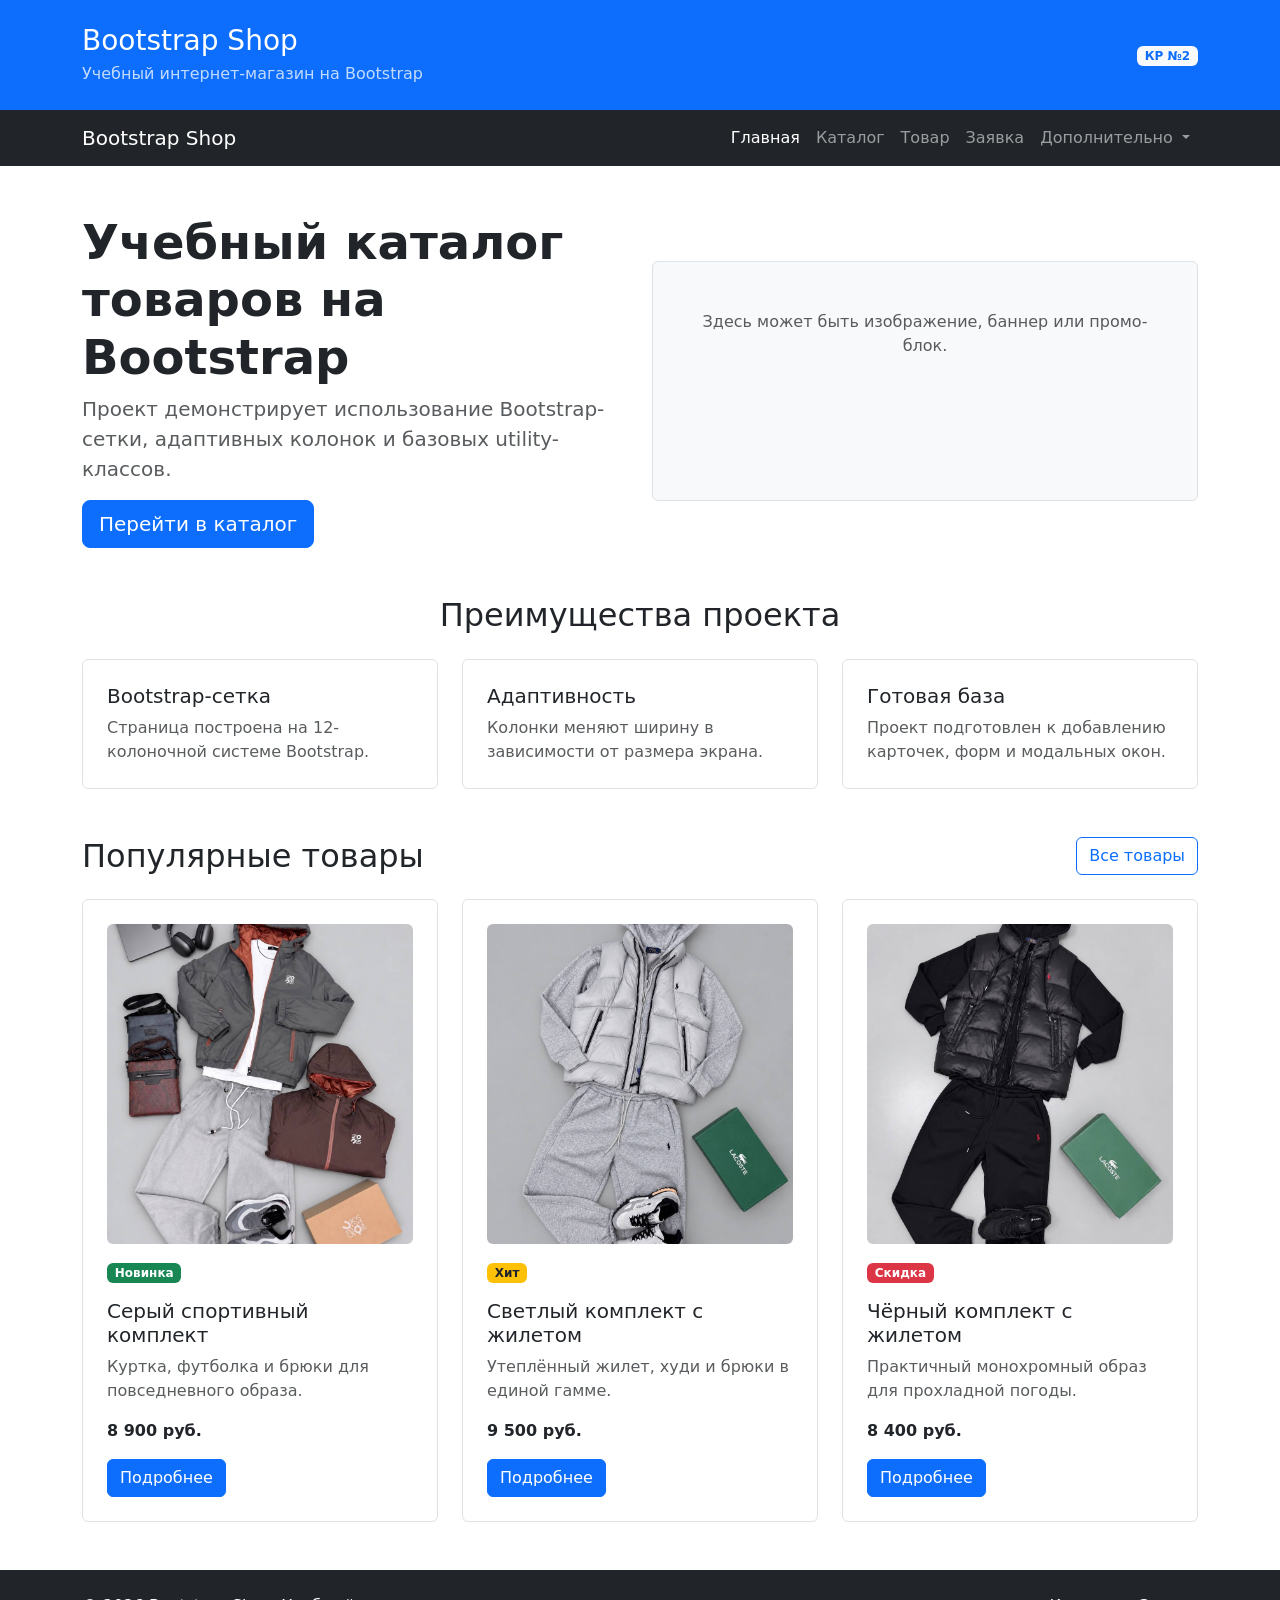
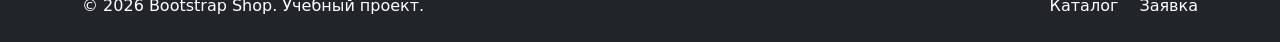
<file: index.html>
<!DOCTYPE html>
<html lang="ru">
<head>
  <meta charset="UTF-8">
  <meta name="viewport" content="width=device-width, initial-scale=1.0">

  <title>Главная — Bootstrap Shop</title>
  <meta property="og:type" content="website">
  <meta property="og:title" content="Bootstrap Shop — магазин одежды">
  <meta property="og:description" content="Каталог готовых мужских образов.">
  <meta property="og:image" content="https://ashurvel-rgb.github.io/kr2-bootstrap-shop/images/preview.jpg">
  <link rel="icon" href="images/favicon.svg" type="image/svg+xml">

  <link rel="stylesheet" href="vendor/bootstrap/css/bootstrap.min.css">

  <link rel="stylesheet" href="css/custom.css">
</head>

<body>
  <header class="bg-primary text-white py-4">
    <div class="container">
      <div class="row align-items-center">
        <div class="col-12 col-md-8">
          <h1 class="h3 mb-1">Bootstrap Shop</h1>
          <p class="mb-0 opacity-75">
            Учебный интернет-магазин на Bootstrap
          </p>
        </div>

        <div class="col-12 col-md-4 text-md-end mt-3 mt-md-0">
          <span class="badge bg-light text-primary">КР №2</span>
        </div>
      </div>
    </div>
  </header>

  <nav class="navbar navbar-expand-lg navbar-dark bg-dark">
    <div class="container">
      <a class="navbar-brand" href="index.html">Bootstrap Shop</a>

      <button
        class="navbar-toggler"
        type="button"
        data-bs-toggle="collapse"
        data-bs-target="#mainNavbar"
        aria-controls="mainNavbar"
        aria-expanded="false"
        aria-label="Переключить навигацию"
      >
        <span class="navbar-toggler-icon"></span>
      </button>

      <div class="collapse navbar-collapse" id="mainNavbar">
        <ul class="navbar-nav ms-auto">
          <li class="nav-item">
            <a class="nav-link active" aria-current="page" href="index.html">
              Главная
            </a>
          </li>
          <li class="nav-item">
            <a class="nav-link" href="catalog.html">Каталог</a>
          </li>
          <li class="nav-item">
            <a class="nav-link" href="product.html">Товар</a>
          </li>
          <li class="nav-item">
            <a class="nav-link" href="order.html">Заявка</a>
          </li>
          <li class="nav-item dropdown">
            <a
              class="nav-link dropdown-toggle"
              href="#"
              role="button"
              data-bs-toggle="dropdown"
              aria-expanded="false"
            >
              Дополнительно
            </a>
            <ul class="dropdown-menu">
              <li><a class="dropdown-item" href="catalog.html">Все товары</a></li>
              <li><a class="dropdown-item" href="order.html">Оформить заявку</a></li>
              <li><a class="dropdown-item" href="#popular">Популярное</a></li>
            </ul>
          </li>
        </ul>
      </div>
    </div>
  </nav>

  <main>
    <section class="container my-5">
      <div class="row align-items-center g-4">
        <div class="col-12 col-lg-6">
          <h2 class="display-5 fw-bold">
            Учебный каталог товаров на Bootstrap
          </h2>
          <p class="lead text-muted">
            Проект демонстрирует использование Bootstrap-сетки,
            адаптивных колонок и базовых utility-классов.
          </p>
          <a class="btn btn-primary btn-lg" href="catalog.html">
            Перейти в каталог
          </a>
        </div>

        <div class="col-12 col-lg-6">
          <div class="placeholder-box p-5 bg-light border rounded text-center">
            <p class="mb-0 text-muted">
              Здесь может быть изображение, баннер или промо-блок.
            </p>
          </div>
        </div>
      </div>
    </section>

    <section class="container my-5">
      <h2 class="text-center mb-4">Преимущества проекта</h2>

      <div class="row g-4">
        <div class="col-12 col-md-4">
          <div class="p-4 border rounded h-100 bg-white">
            <h3 class="h5">Bootstrap-сетка</h3>
            <p class="mb-0 text-muted">
              Страница построена на 12-колоночной системе Bootstrap.
            </p>
          </div>
        </div>

        <div class="col-12 col-md-4">
          <div class="p-4 border rounded h-100 bg-white">
            <h3 class="h5">Адаптивность</h3>
            <p class="mb-0 text-muted">
              Колонки меняют ширину в зависимости от размера экрана.
            </p>
          </div>
        </div>

        <div class="col-12 col-md-4">
          <div class="p-4 border rounded h-100 bg-white">
            <h3 class="h5">Готовая база</h3>
            <p class="mb-0 text-muted">
              Проект подготовлен к добавлению карточек, форм и модальных окон.
            </p>
          </div>
        </div>
      </div>
    </section>

    <section class="container my-5" id="popular">
      <div class="d-flex justify-content-between align-items-center mb-4">
        <h2 class="mb-0">Популярные товары</h2>
        <a class="btn btn-outline-primary" href="catalog.html">
          Все товары
        </a>
      </div>

      <div class="row g-4">
        <div class="col-12 col-md-6 col-lg-4">
          <div class="border rounded h-100 p-4">
            <img class="card-img-top rounded mb-3" src="images/outfit-gray.jpg" alt="Серый спортивный комплект с курткой" loading="lazy">
            <span class="badge bg-success mb-3">Новинка</span>
            <h3 class="h5">Серый спортивный комплект</h3>
            <p class="text-muted">Куртка, футболка и брюки для повседневного образа.</p>
            <p class="fw-bold mb-3">8 900 руб.</p>
            <a class="btn btn-primary" href="product.html">Подробнее</a>
          </div>
        </div>

        <div class="col-12 col-md-6 col-lg-4">
          <div class="border rounded h-100 p-4">
            <img class="card-img-top rounded mb-3" src="images/outfit-light.jpg" alt="Светло-серый комплект с жилетом" loading="lazy">
            <span class="badge bg-warning text-dark mb-3">Хит</span>
            <h3 class="h5">Светлый комплект с жилетом</h3>
            <p class="text-muted">Утеплённый жилет, худи и брюки в единой гамме.</p>
            <p class="fw-bold mb-3">9 500 руб.</p>
            <a class="btn btn-primary" href="product.html">Подробнее</a>
          </div>
        </div>

        <div class="col-12 col-md-6 col-lg-4">
          <div class="border rounded h-100 p-4">
            <img class="card-img-top rounded mb-3" src="images/outfit-black.jpg" alt="Чёрный спортивный комплект с жилетом" loading="lazy">
            <span class="badge bg-danger mb-3">Скидка</span>
            <h3 class="h5">Чёрный комплект с жилетом</h3>
            <p class="text-muted">Практичный монохромный образ для прохладной погоды.</p>
            <p class="fw-bold mb-3">8 400 руб.</p>
            <a class="btn btn-primary" href="product.html">Подробнее</a>
          </div>
        </div>
      </div>
    </section>
  </main>

  <footer class="bg-dark text-white py-4 mt-5">
    <div class="container">
      <div class="row align-items-center g-3">
        <div class="col-12 col-md-6">
          <p class="mb-0">
            &copy; 2026 Bootstrap Shop. Учебный проект.
          </p>
        </div>

        <div class="col-12 col-md-6 text-md-end">
          <a
            class="text-white text-decoration-none me-3"
            href="catalog.html"
          >
            Каталог
          </a>
          <a class="text-white text-decoration-none" href="order.html">
            Заявка
          </a>
        </div>
      </div>
    </div>
  </footer>

  <script src="vendor/bootstrap/js/bootstrap.bundle.min.js"></script>
</body>
</html>
</file>
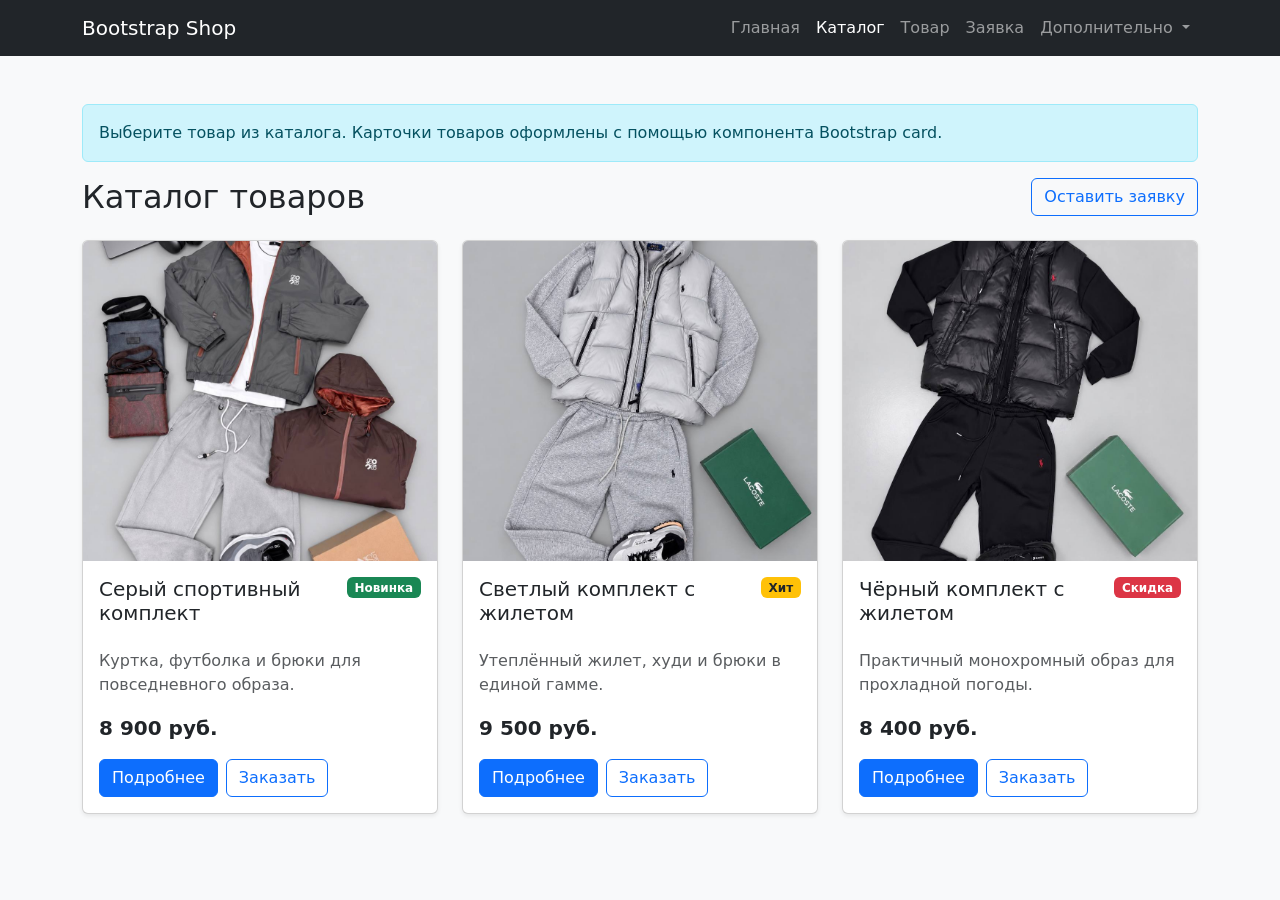
<file: catalog.html>
<!DOCTYPE html>
<html lang="ru">
<head>
  <meta charset="UTF-8">
  <meta name="viewport" content="width=device-width, initial-scale=1.0">

  <title>Каталог — Bootstrap Shop</title>
  <meta property="og:type" content="website">
  <meta property="og:title" content="Каталог — Bootstrap Shop">
  <meta property="og:description" content="Готовые комплекты мужской одежды.">
  <meta property="og:image" content="https://ashurvel-rgb.github.io/kr2-bootstrap-shop/images/preview.jpg">
  <link rel="icon" href="images/favicon.svg" type="image/svg+xml">

  <link rel="stylesheet" href="vendor/bootstrap/css/bootstrap.min.css">
  <link rel="stylesheet" href="css/custom.css">
</head>

<body class="bg-light">
  <nav class="navbar navbar-expand-lg navbar-dark bg-dark">
    <div class="container">
      <a class="navbar-brand" href="index.html">Bootstrap Shop</a>

      <button
        class="navbar-toggler"
        type="button"
        data-bs-toggle="collapse"
        data-bs-target="#mainNavbar"
        aria-controls="mainNavbar"
        aria-expanded="false"
        aria-label="Переключить навигацию"
      >
        <span class="navbar-toggler-icon"></span>
      </button>

      <div class="collapse navbar-collapse" id="mainNavbar">
        <ul class="navbar-nav ms-auto">
          <li class="nav-item">
            <a class="nav-link" href="index.html">Главная</a>
          </li>

          <li class="nav-item">
            <a
              class="nav-link active"
              aria-current="page"
              href="catalog.html"
            >
              Каталог
            </a>
          </li>

          <li class="nav-item">
            <a class="nav-link" href="product.html">Товар</a>
          </li>

          <li class="nav-item">
            <a class="nav-link" href="order.html">Заявка</a>
          </li>

          <li class="nav-item dropdown">
            <a
              class="nav-link dropdown-toggle"
              href="#"
              role="button"
              data-bs-toggle="dropdown"
              aria-expanded="false"
            >
              Дополнительно
            </a>

            <ul class="dropdown-menu">
              <li>
                <a class="dropdown-item" href="catalog.html">
                  Все товары
                </a>
              </li>
              <li>
                <a class="dropdown-item" href="order.html">
                  Оформить заявку
                </a>
              </li>
              <li>
                <a class="dropdown-item" href="index.html#popular">
                  Популярное
                </a>
              </li>
            </ul>
          </li>
        </ul>
      </div>
    </div>
  </nav>

  <main class="container my-5">
    <div class="alert alert-info" role="alert">
      Выберите товар из каталога. Карточки товаров оформлены
      с помощью компонента Bootstrap card.
    </div>

    <div class="d-flex justify-content-between align-items-center mb-4">
      <h1 class="h2 mb-0">Каталог товаров</h1>

      <a class="btn btn-outline-primary" href="order.html">
        Оставить заявку
      </a>
    </div>

    <div class="row g-4">
      <div class="col-12 col-md-6 col-lg-4">
        <div class="card h-100 shadow-sm">
          <img class="card-img-top" src="images/outfit-gray.jpg" alt="Серый спортивный комплект с курткой" loading="lazy">
          <div class="card-body d-flex flex-column">
            <div class="d-flex justify-content-between align-items-start mb-3">
              <h2 class="card-title h5">Серый спортивный комплект</h2>
              <span class="badge bg-success">Новинка</span>
            </div>
            <p class="card-text text-muted">
              Куртка, футболка и брюки для повседневного образа.
            </p>
            <p class="fw-bold fs-5 mt-auto">8 900 руб.</p>
            <div class="d-flex gap-2">
              <a class="btn btn-primary" href="product.html">Подробнее</a>
              <button class="btn btn-outline-primary" type="button" data-bs-toggle="modal" data-bs-target="#orderModal">
                Заказать
              </button>
            </div>
          </div>
        </div>
      </div>

      <div class="col-12 col-md-6 col-lg-4">
        <div class="card h-100 shadow-sm">
          <img class="card-img-top" src="images/outfit-light.jpg" alt="Светло-серый комплект с жилетом" loading="lazy">
          <div class="card-body d-flex flex-column">
            <div class="d-flex justify-content-between align-items-start mb-3">
              <h2 class="card-title h5">Светлый комплект с жилетом</h2>
              <span class="badge bg-warning text-dark">Хит</span>
            </div>
            <p class="card-text text-muted">
              Утеплённый жилет, худи и брюки в единой гамме.
            </p>
            <p class="fw-bold fs-5 mt-auto">9 500 руб.</p>
            <div class="d-flex gap-2">
              <a class="btn btn-primary" href="product.html">Подробнее</a>
              <button class="btn btn-outline-primary" type="button" data-bs-toggle="modal" data-bs-target="#orderModal">
                Заказать
              </button>
            </div>
          </div>
        </div>
      </div>

      <div class="col-12 col-md-6 col-lg-4">
        <div class="card h-100 shadow-sm">
          <img class="card-img-top" src="images/outfit-black.jpg" alt="Чёрный спортивный комплект с жилетом" loading="lazy">
          <div class="card-body d-flex flex-column">
            <div class="d-flex justify-content-between align-items-start mb-3">
              <h2 class="card-title h5">Чёрный комплект с жилетом</h2>
              <span class="badge bg-danger">Скидка</span>
            </div>
            <p class="card-text text-muted">
              Практичный монохромный образ для прохладной погоды.
            </p>
            <p class="fw-bold fs-5 mt-auto">8 400 руб.</p>
            <div class="d-flex gap-2">
              <a class="btn btn-primary" href="product.html">Подробнее</a>
              <button class="btn btn-outline-primary" type="button" data-bs-toggle="modal" data-bs-target="#orderModal">
                Заказать
              </button>
            </div>
          </div>
        </div>
      </div>
    </div>
  </main>

  <div class="modal fade" id="orderModal" tabindex="-1" aria-labelledby="orderModalLabel" aria-hidden="true">
    <div class="modal-dialog">
      <div class="modal-content">
        <div class="modal-header">
          <h2 class="modal-title h5" id="orderModalLabel">Быстрая заявка</h2>
          <button type="button" class="btn-close" data-bs-dismiss="modal" aria-label="Закрыть"></button>
        </div>
        <div class="modal-body">
          <p class="text-muted">Оставьте контактные данные, и менеджер свяжется с вами.</p>
          <form>
            <div class="mb-3">
              <label for="modal-name" class="form-label">Имя</label>
              <input id="modal-name" name="name" type="text" class="form-control" required>
            </div>
            <div class="mb-3">
              <label for="modal-phone" class="form-label">Телефон</label>
              <input id="modal-phone" name="phone" type="tel" class="form-control" required>
            </div>
            <div class="form-check mb-3">
              <input id="modal-agree" name="agreement" class="form-check-input" type="checkbox" required>
              <label class="form-check-label" for="modal-agree">Согласен на обработку данных</label>
            </div>
          </form>
        </div>
        <div class="modal-footer">
          <button type="button" class="btn btn-secondary" data-bs-dismiss="modal">Закрыть</button>
          <button type="button" class="btn btn-primary">Отправить</button>
        </div>
      </div>
    </div>
  </div>

  <script src="vendor/bootstrap/js/bootstrap.bundle.min.js"></script>
</body>
</html>
</file>
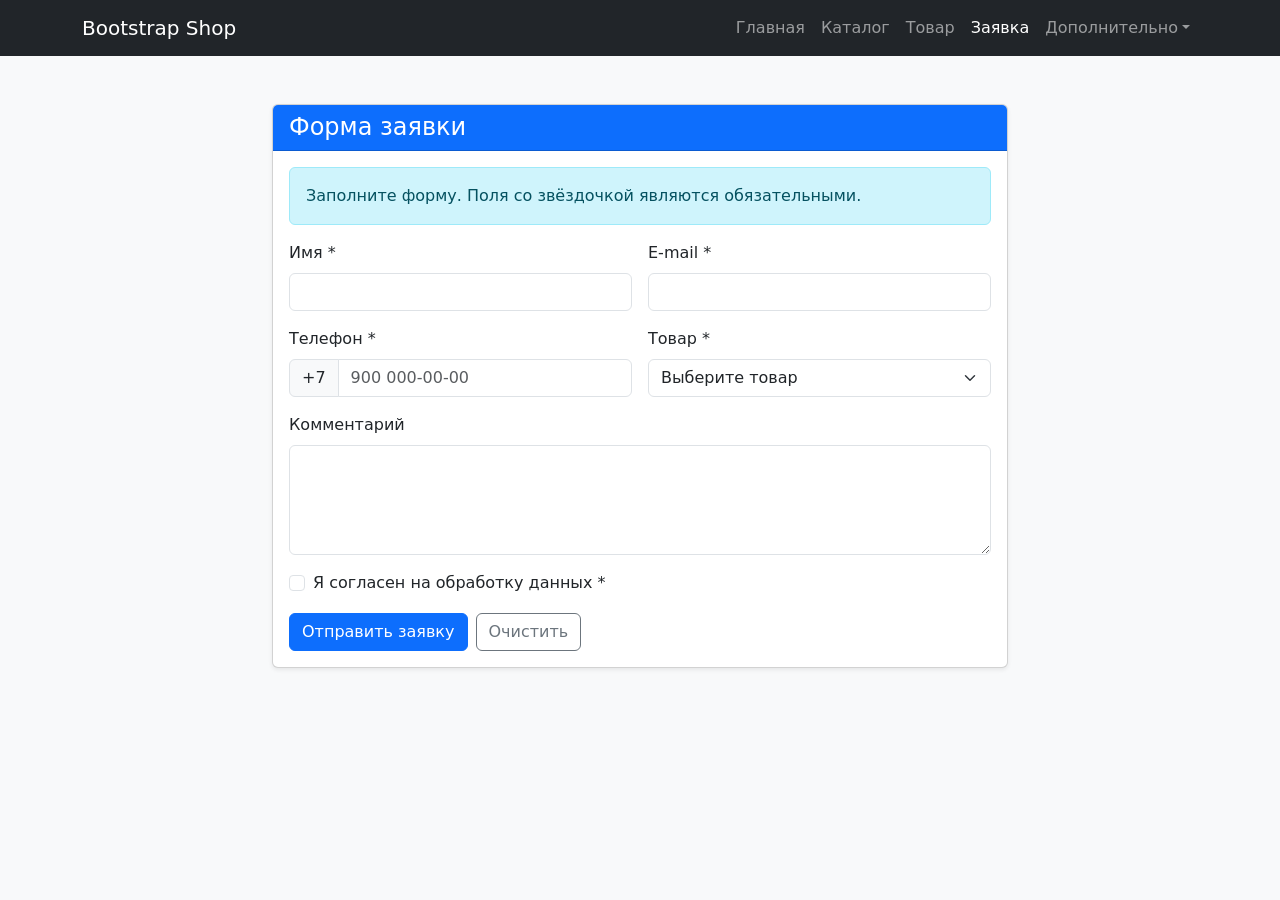
<file: order.html>
<!DOCTYPE html>
<html lang="ru">
<head>
  <meta charset="UTF-8">
  <meta name="viewport" content="width=device-width, initial-scale=1.0">
  <title>Заявка — Bootstrap Shop</title>
  <meta property="og:type" content="website">
  <meta property="og:title" content="Заявка — Bootstrap Shop">
  <meta property="og:description" content="Форма заказа одежды в Bootstrap Shop.">
  <meta property="og:image" content="https://ashurvel-rgb.github.io/kr2-bootstrap-shop/images/preview.jpg">
  <link rel="icon" href="images/favicon.svg" type="image/svg+xml">
  <link rel="stylesheet" href="vendor/bootstrap/css/bootstrap.min.css">
  <link rel="stylesheet" href="css/custom.css">
</head>
<body class="bg-light">
  <nav class="navbar navbar-expand-lg navbar-dark bg-dark">
    <div class="container">
      <a class="navbar-brand" href="index.html">Bootstrap Shop</a>
      <button class="navbar-toggler" type="button" data-bs-toggle="collapse" data-bs-target="#mainNavbar" aria-controls="mainNavbar" aria-expanded="false" aria-label="Переключить навигацию">
        <span class="navbar-toggler-icon"></span>
      </button>
      <div class="collapse navbar-collapse" id="mainNavbar">
        <ul class="navbar-nav ms-auto">
          <li class="nav-item"><a class="nav-link" href="index.html">Главная</a></li>
          <li class="nav-item"><a class="nav-link" href="catalog.html">Каталог</a></li>
          <li class="nav-item"><a class="nav-link" href="product.html">Товар</a></li>
          <li class="nav-item"><a class="nav-link active" aria-current="page" href="order.html">Заявка</a></li>
          <li class="nav-item dropdown">
            <a class="nav-link dropdown-toggle" href="#" role="button" data-bs-toggle="dropdown" aria-expanded="false">Дополнительно</a>
            <ul class="dropdown-menu">
              <li><a class="dropdown-item" href="catalog.html">Все товары</a></li>
              <li><a class="dropdown-item" href="order.html">Оформить заявку</a></li>
              <li><a class="dropdown-item" href="index.html#popular">Популярное</a></li>
            </ul>
          </li>
        </ul>
      </div>
    </div>
  </nav>

  <main class="container my-5">
    <div class="row justify-content-center">
      <div class="col-12 col-lg-8">
        <div class="card shadow-sm">
          <div class="card-header bg-primary text-white">
            <h1 class="h4 mb-0">Форма заявки</h1>
          </div>
          <div class="card-body">
            <div class="alert alert-info" role="alert">
              Заполните форму. Поля со звёздочкой являются обязательными.
            </div>
            <form>
              <div class="row g-3">
                <div class="col-12 col-md-6">
                  <label for="order-name" class="form-label">Имя *</label>
                  <input id="order-name" name="name" type="text" class="form-control" required>
                </div>
                <div class="col-12 col-md-6">
                  <label for="order-email" class="form-label">E-mail *</label>
                  <input id="order-email" name="email" type="email" class="form-control" required>
                </div>
                <div class="col-12 col-md-6">
                  <label for="order-phone" class="form-label">Телефон *</label>
                  <div class="input-group">
                    <span class="input-group-text">+7</span>
                    <input id="order-phone" name="phone" type="tel" class="form-control" placeholder="900 000-00-00" required>
                  </div>
                </div>
                <div class="col-12 col-md-6">
                  <label for="order-product" class="form-label">Товар *</label>
                  <select id="order-product" name="product" class="form-select" required>
                    <option value="" selected disabled>Выберите товар</option>
                    <option value="gray-set">Серый спортивный комплект</option>
                    <option value="light-set">Светлый комплект с жилетом</option>
                    <option value="black-set">Чёрный комплект с жилетом</option>
                  </select>
                </div>
                <div class="col-12">
                  <label for="order-comment" class="form-label">Комментарий</label>
                  <textarea id="order-comment" name="comment" class="form-control" rows="4"></textarea>
                </div>
                <div class="col-12">
                  <div class="form-check">
                    <input id="order-agree" name="agreement" class="form-check-input" type="checkbox" required>
                    <label class="form-check-label" for="order-agree">Я согласен на обработку данных *</label>
                  </div>
                </div>
                <div class="col-12 d-flex gap-2">
                  <button class="btn btn-primary" type="submit">Отправить заявку</button>
                  <button class="btn btn-outline-secondary" type="reset">Очистить</button>
                </div>
              </div>
            </form>
          </div>
        </div>
      </div>
    </div>
  </main>

  <script src="vendor/bootstrap/js/bootstrap.bundle.min.js"></script>
</body>
</html>
</file>
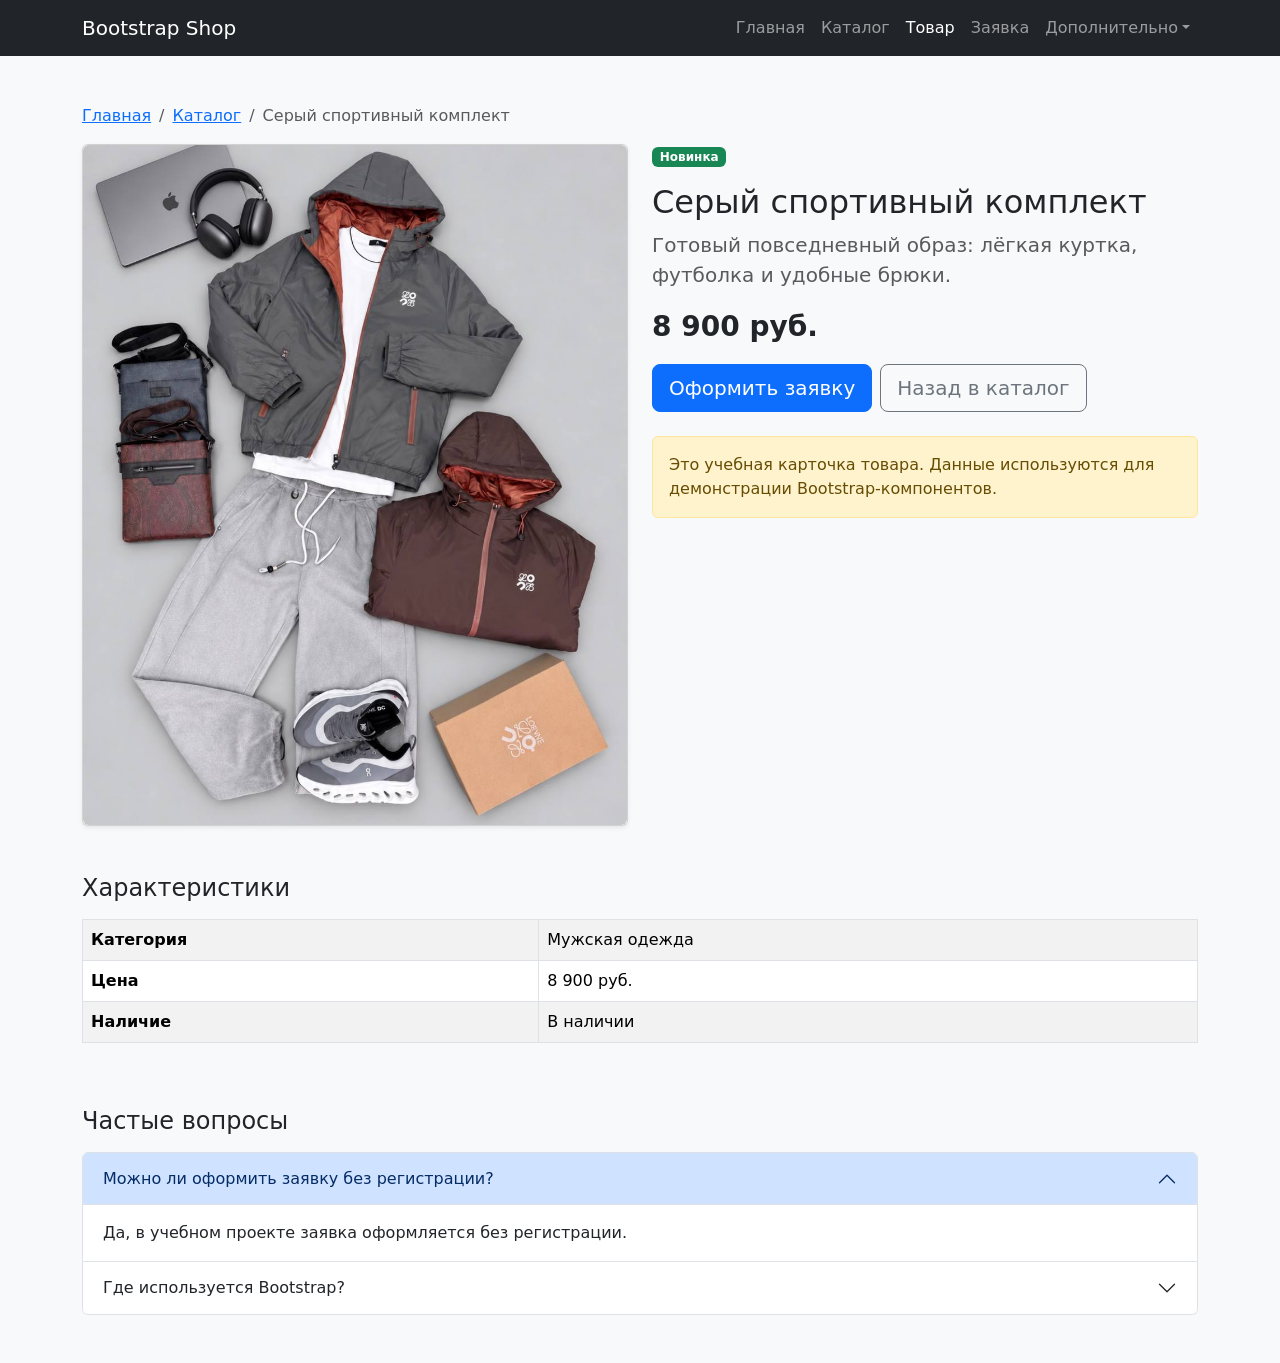
<file: product.html>
<!DOCTYPE html>
<html lang="ru">
<head>
  <meta charset="UTF-8">
  <meta name="viewport" content="width=device-width, initial-scale=1.0">
  <title>Серый спортивный комплект — Bootstrap Shop</title>
  <meta property="og:type" content="website">
  <meta property="og:title" content="Серый спортивный комплект — Bootstrap Shop">
  <meta property="og:description" content="Готовый повседневный образ с лёгкой курткой и брюками.">
  <meta property="og:image" content="https://ashurvel-rgb.github.io/kr2-bootstrap-shop/images/preview.jpg">
  <link rel="icon" href="images/favicon.svg" type="image/svg+xml">
  <link rel="stylesheet" href="vendor/bootstrap/css/bootstrap.min.css">
  <link rel="stylesheet" href="css/custom.css">
</head>
<body class="bg-light">
  <nav class="navbar navbar-expand-lg navbar-dark bg-dark">
    <div class="container">
      <a class="navbar-brand" href="index.html">Bootstrap Shop</a>
      <button class="navbar-toggler" type="button" data-bs-toggle="collapse" data-bs-target="#mainNavbar" aria-controls="mainNavbar" aria-expanded="false" aria-label="Переключить навигацию">
        <span class="navbar-toggler-icon"></span>
      </button>
      <div class="collapse navbar-collapse" id="mainNavbar">
        <ul class="navbar-nav ms-auto">
          <li class="nav-item"><a class="nav-link" href="index.html">Главная</a></li>
          <li class="nav-item"><a class="nav-link" href="catalog.html">Каталог</a></li>
          <li class="nav-item"><a class="nav-link active" aria-current="page" href="product.html">Товар</a></li>
          <li class="nav-item"><a class="nav-link" href="order.html">Заявка</a></li>
          <li class="nav-item dropdown">
            <a class="nav-link dropdown-toggle" href="#" role="button" data-bs-toggle="dropdown" aria-expanded="false">Дополнительно</a>
            <ul class="dropdown-menu">
              <li><a class="dropdown-item" href="catalog.html">Все товары</a></li>
              <li><a class="dropdown-item" href="order.html">Оформить заявку</a></li>
              <li><a class="dropdown-item" href="index.html#popular">Популярное</a></li>
            </ul>
          </li>
        </ul>
      </div>
    </div>
  </nav>

  <main class="container my-5">
    <nav aria-label="breadcrumb">
      <ol class="breadcrumb">
        <li class="breadcrumb-item"><a href="index.html">Главная</a></li>
        <li class="breadcrumb-item"><a href="catalog.html">Каталог</a></li>
        <li class="breadcrumb-item active" aria-current="page">Серый спортивный комплект</li>
      </ol>
    </nav>

    <div class="row g-4">
      <div class="col-12 col-lg-6">
        <div class="card shadow-sm">
          <img class="product-image rounded" src="images/outfit-gray.jpg" alt="Серый спортивный комплект с курткой">
        </div>
      </div>
      <div class="col-12 col-lg-6">
        <span class="badge bg-success mb-3">Новинка</span>
        <h1 class="h2">Серый спортивный комплект</h1>
        <p class="lead text-muted">Готовый повседневный образ: лёгкая куртка, футболка и удобные брюки.</p>
        <p class="fs-3 fw-bold">8 900 руб.</p>
        <div class="d-flex gap-2 mb-4">
          <a class="btn btn-primary btn-lg" href="order.html">Оформить заявку</a>
          <a class="btn btn-outline-secondary btn-lg" href="catalog.html">Назад в каталог</a>
        </div>
        <div class="alert alert-warning" role="alert">
          Это учебная карточка товара. Данные используются для демонстрации Bootstrap-компонентов.
        </div>
      </div>
    </div>

    <section class="mt-5">
      <h2 class="h4 mb-3">Характеристики</h2>
      <div class="table-responsive">
        <table class="table table-striped table-bordered align-middle">
          <tbody>
            <tr><th scope="row">Категория</th><td>Мужская одежда</td></tr>
            <tr><th scope="row">Цена</th><td>8 900 руб.</td></tr>
            <tr><th scope="row">Наличие</th><td>В наличии</td></tr>
          </tbody>
        </table>
      </div>
    </section>

    <section class="mt-5">
      <h2 class="h4 mb-3">Частые вопросы</h2>
      <div class="accordion" id="faqAccordion">
        <div class="accordion-item">
          <h3 class="accordion-header">
            <button class="accordion-button" type="button" data-bs-toggle="collapse" data-bs-target="#faqOne" aria-expanded="true" aria-controls="faqOne">
              Можно ли оформить заявку без регистрации?
            </button>
          </h3>
          <div id="faqOne" class="accordion-collapse collapse show" data-bs-parent="#faqAccordion">
            <div class="accordion-body">Да, в учебном проекте заявка оформляется без регистрации.</div>
          </div>
        </div>
        <div class="accordion-item">
          <h3 class="accordion-header">
            <button class="accordion-button collapsed" type="button" data-bs-toggle="collapse" data-bs-target="#faqTwo" aria-expanded="false" aria-controls="faqTwo">
              Где используется Bootstrap?
            </button>
          </h3>
          <div id="faqTwo" class="accordion-collapse collapse" data-bs-parent="#faqAccordion">
            <div class="accordion-body">Bootstrap используется для сетки, карточек, форм, навигации, сообщений и модальных окон.</div>
          </div>
        </div>
      </div>
    </section>
  </main>

  <script src="vendor/bootstrap/js/bootstrap.bundle.min.js"></script>
</body>
</html>
</file>
<file: css/custom.css>
body {
  min-height: 100vh;
}

.placeholder-box {
  min-height: 240px;
}

.placeholder-image {
  min-height: 320px;
}

.card-img-top {
  height: 320px;
  object-fit: cover;
}

.product-image {
  display: block;
  width: 100%;
  max-height: 680px;
  object-fit: cover;
}
</file>
